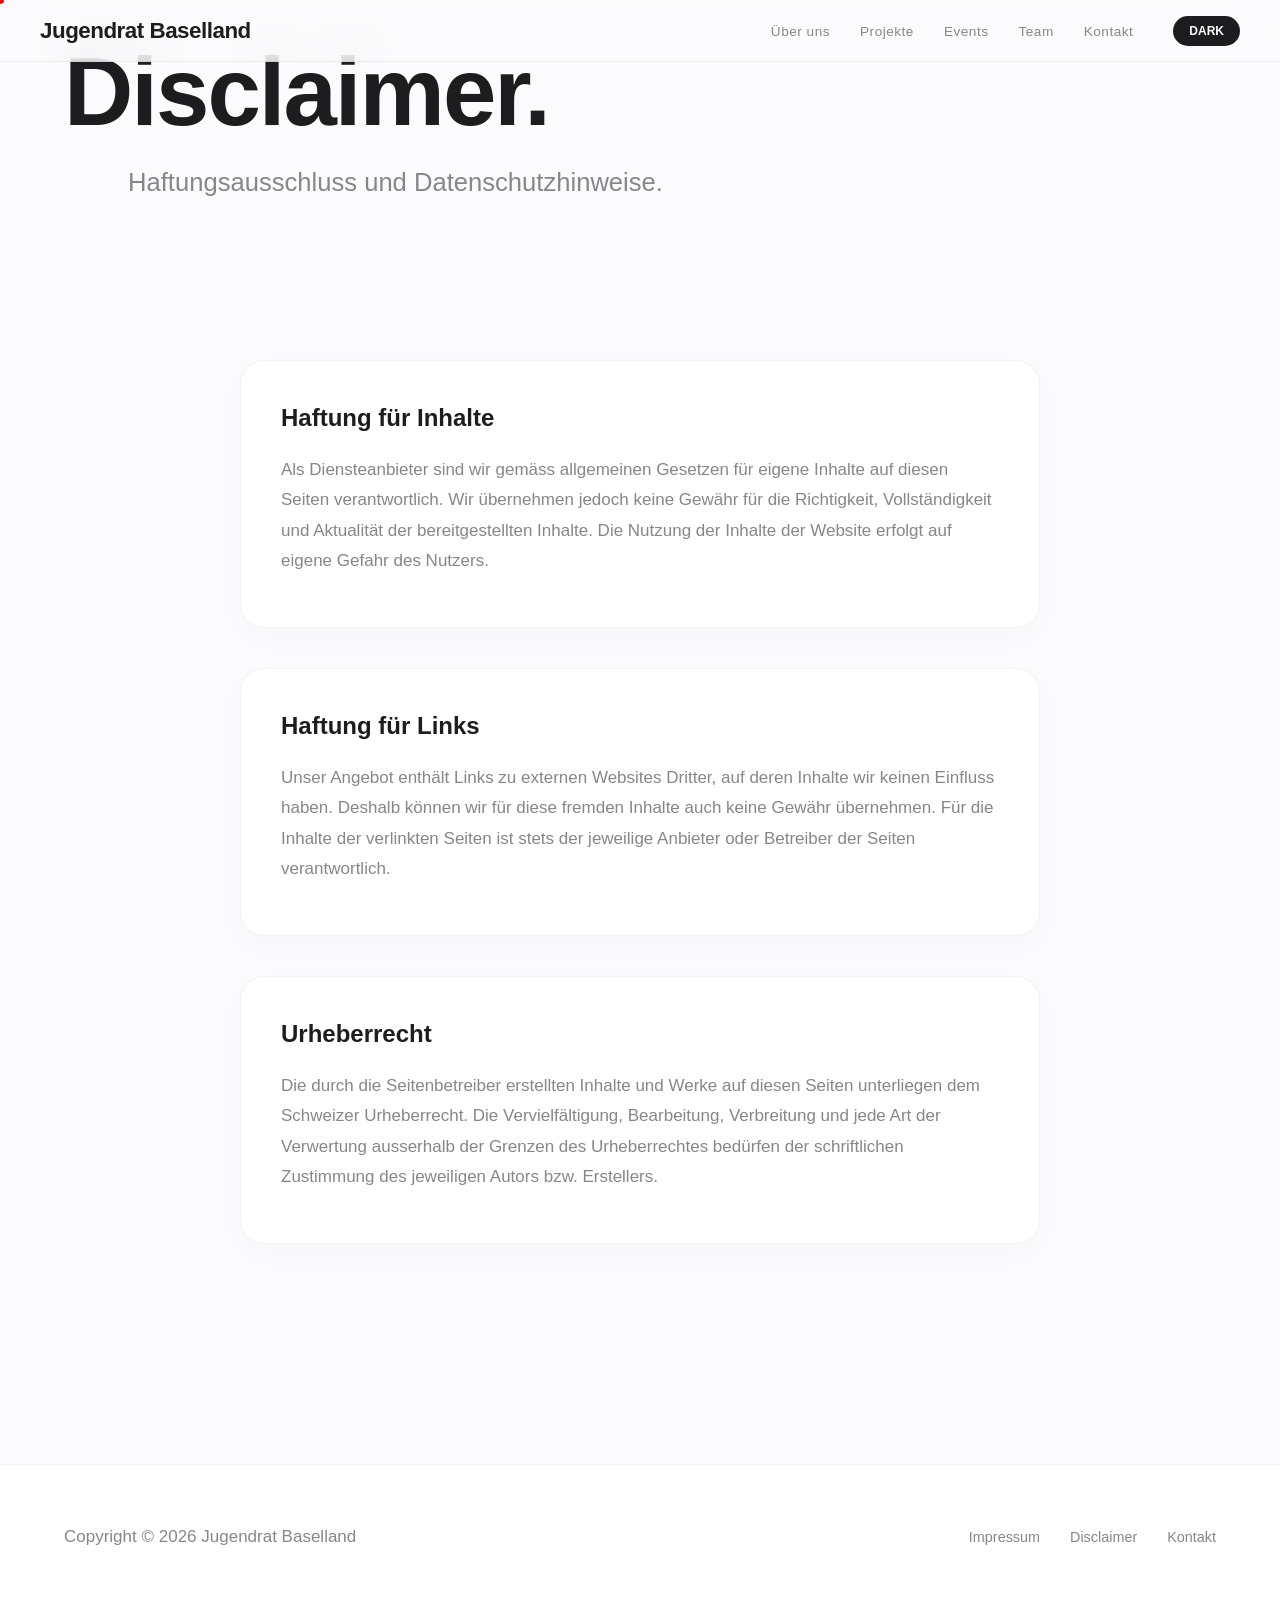
<file: disclaimer.html>
<!DOCTYPE html>
<html lang="de">
<head>
    <meta charset="UTF-8">
    <meta name="viewport" content="width=device-width, initial-scale=1.0">
    <title>Disclaimer - Jugendrat Baselland</title>
    
    <link rel="stylesheet" href="assets/css/base.css">
    <link rel="stylesheet" href="assets/css/layout.css">
    <link rel="stylesheet" href="assets/css/components.css">
    <script src="assets/js/theme.js"></script>
    <script src="assets/js/loader.js"></script>
</head>
<body>
    <div id="cursor-dot"></div>
    <div id="loader"><div class="loader-logo">loading...</div></div>

    <header>
        <div class="logo">
            <a href="index.html"><Jugendrat-bl class="ch">Jugendrat Baselland</Jugendrat-bl></a>
        </div>
        
        <div class="nav-container">
            <nav>
                <ul>
                    <li><a href="ueber-uns.html">Über uns</a></li>
                    <li><a href="projekte.html">Projekte</a></li>
                    <li><a href="events.html">Events</a></li>
                    <li><a href="team.html">Team</a></li>
                    <li><a href="kontakt.html">Kontakt</a></li>
                </ul>
            </nav>
            <button id="theme-toggle">⚙️</button>
        </div>
    </header>

    <main>
        <section class="hero reveal" style="height: 40vh; align-items: flex-start; text-align: left;">
            <h1>Disclaimer.</h1>
            <p>Haftungsausschluss und Datenschutzhinweise.</p>
        </section>

        <section class="reveal" style="padding-top: 0;">
            <div class="legal-content">
                <div class="legal-block delay-1">
                    <h2>Haftung für Inhalte</h2>
                    <p>Als Diensteanbieter sind wir gemäss allgemeinen Gesetzen für eigene Inhalte auf diesen Seiten verantwortlich. Wir übernehmen jedoch keine Gewähr für die Richtigkeit, Vollständigkeit und Aktualität der bereitgestellten Inhalte. Die Nutzung der Inhalte der Website erfolgt auf eigene Gefahr des Nutzers.</p>
                </div>

                <div class="legal-block delay-2">
                    <h2>Haftung für Links</h2>
                    <p>Unser Angebot enthält Links zu externen Websites Dritter, auf deren Inhalte wir keinen Einfluss haben. Deshalb können wir für diese fremden Inhalte auch keine Gewähr übernehmen. Für die Inhalte der verlinkten Seiten ist stets der jeweilige Anbieter oder Betreiber der Seiten verantwortlich.</p>
                </div>

                <div class="legal-block delay-3">
                    <h2>Urheberrecht</h2>
                    <p>Die durch die Seitenbetreiber erstellten Inhalte und Werke auf diesen Seiten unterliegen dem Schweizer Urheberrecht. Die Vervielfältigung, Bearbeitung, Verbreitung und jede Art der Verwertung ausserhalb der Grenzen des Urheberrechtes bedürfen der schriftlichen Zustimmung des jeweiligen Autors bzw. Erstellers.</p>
                </div>
            </div>
        </section>
    </main>

    <footer>
        <div class="footer-content">
            <p>Copyright © 2026 Jugendrat Baselland</p>
            <div class="footer-links">
                <a href="impressum.html">Impressum</a>
                <a href="disclaimer.html">Disclaimer</a>
                <a href="kontakt.html">Kontakt</a>
            </div>
        </div>
    </footer>

    <script src="assets/js/data.js" defer></script>
    <script src="assets/js/app.js" defer></script>
</body>
</html>
</file>
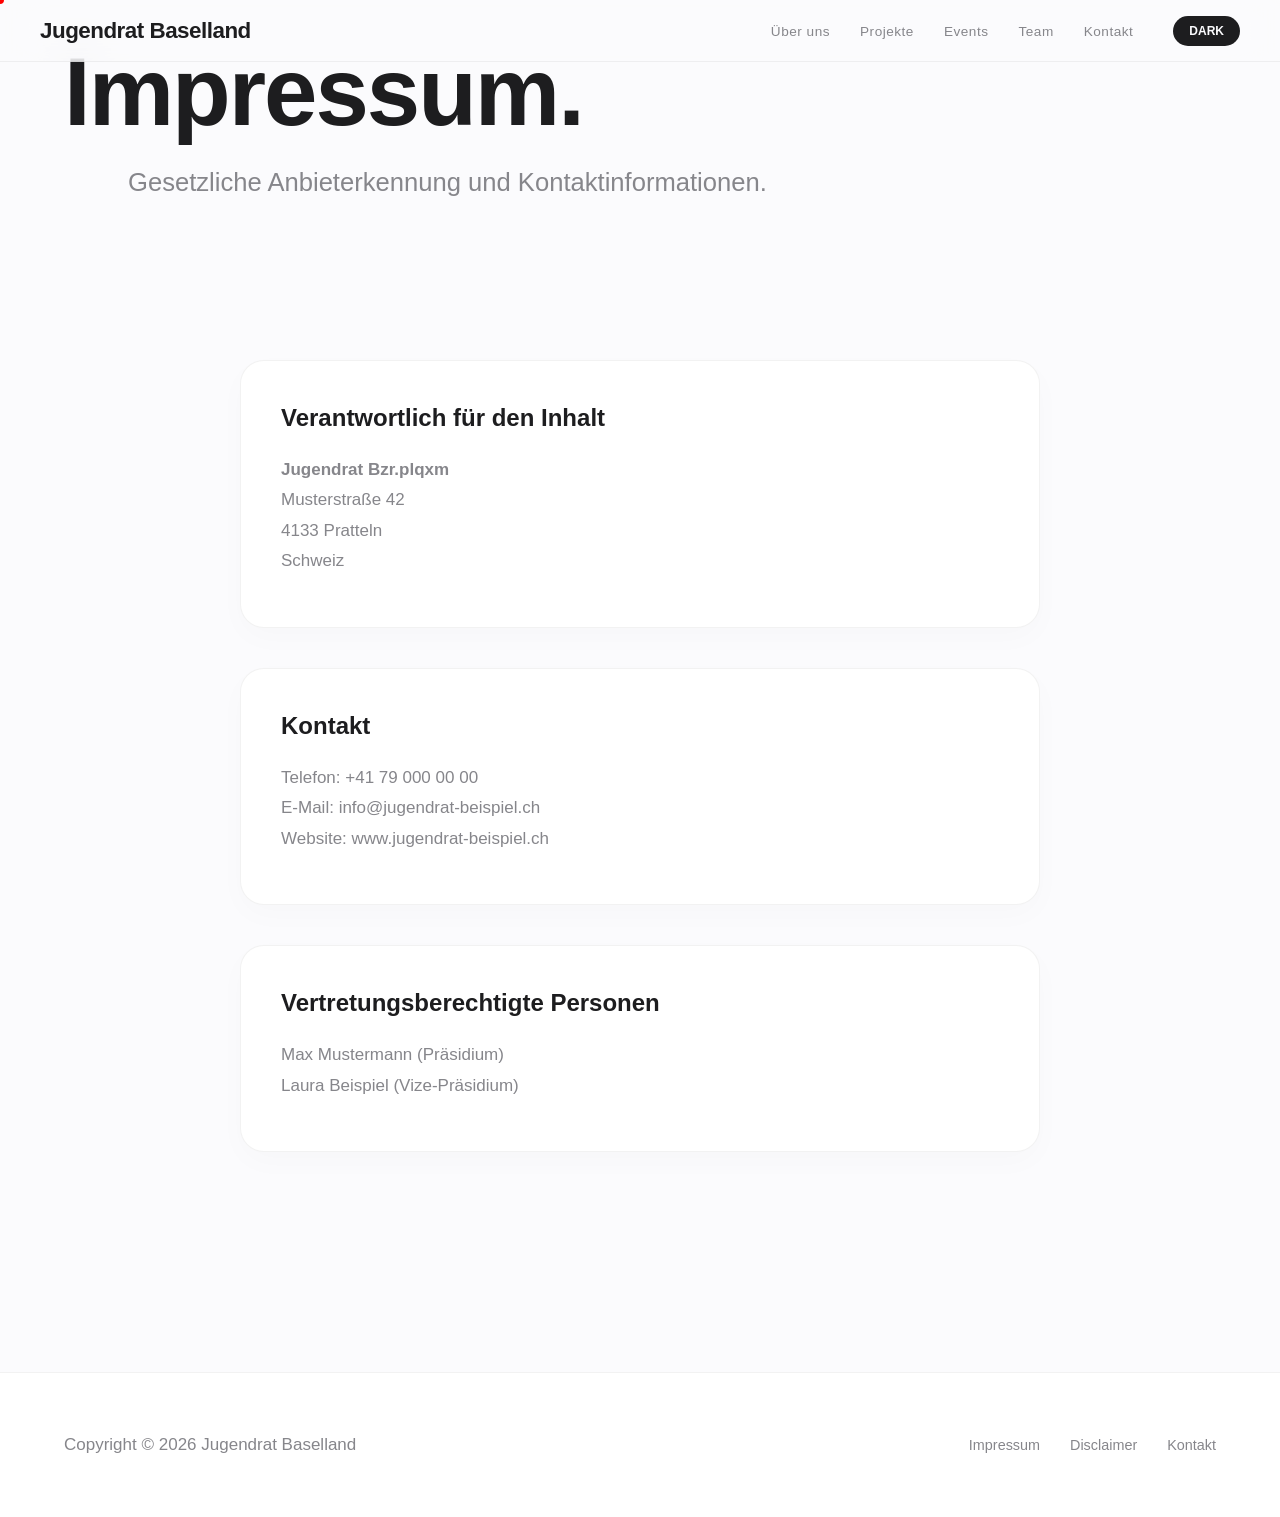
<file: impressum.html>
<!DOCTYPE html>
<html lang="de">
<head>
    <meta charset="UTF-8">
    <meta name="viewport" content="width=device-width, initial-scale=1.0">
    <title>Impressum - Bzr.plqxm</title>
    
    <link rel="stylesheet" href="assets/css/base.css">
    <link rel="stylesheet" href="assets/css/layout.css">
    <link rel="stylesheet" href="assets/css/components.css">
    <script src="assets/js/theme.js"></script>
    <script src="assets/js/loader.js"></script>
</head>
<body>
    <div id="cursor-dot"></div>
    <div id="loader"><div class="loader-logo">loading...</div></div>

    <header>
        <div class="logo">
            <a href="index.html"><Jugendrat-bl class="ch">Jugendrat Baselland</Jugendrat-bl></a>
        </div>
        <div class="nav-container">
            <nav>
                <ul>
                    <li><a href="ueber-uns.html">Über uns</a></li>
                    <li><a href="projekte.html">Projekte</a></li>
                    <li><a href="events.html">Events</a></li>
                    <li><a href="team.html">Team</a></li>
                    <li><a href="kontakt.html">Kontakt</a></li>
                </ul>
            </nav>
            <button id="theme-toggle">⚙️</button>
        </div>
    </header>

    <main>
        <section class="hero reveal" style="height: 40vh; align-items: flex-start; text-align: left;">
            <h1>Impressum.</h1>
            <p>Gesetzliche Anbieterkennung und Kontaktinformationen.</p>
        </section>

        <section class="reveal" style="padding-top: 0;">
            <div class="legal-content">
                <div class="legal-block delay-1">
                    <h2>Verantwortlich für den Inhalt</h2>
                    <p><strong>Jugendrat Bzr.plqxm</strong><br>
                    Musterstraße 42<br>
                    4133 Pratteln<br>
                    Schweiz</p>
                </div>

                <div class="legal-block delay-2">
                    <h2>Kontakt</h2>
                    <p>Telefon: +41 79 000 00 00<br>
                    E-Mail: <a href="mailto:info@jugendrat-beispiel.ch">info@jugendrat-beispiel.ch</a><br>
                    Website: www.jugendrat-beispiel.ch</p>
                </div>

                <div class="legal-block delay-3">
                    <h2>Vertretungsberechtigte Personen</h2>
                    <p>Max Mustermann (Präsidium)<br>
                    Laura Beispiel (Vize-Präsidium)</p>
                </div>
            </div>
        </section>
    </main>

    <footer>
        <div class="footer-content">
            <p>Copyright © 2026 Jugendrat Baselland</p>
            <div class="footer-links">
                <a href="impressum.html">Impressum</a>
                <a href="disclaimer.html">Disclaimer</a>
                <a href="kontakt.html">Kontakt</a>
            </div>
        </div>
    </footer>

    <script src="assets/js/data.js" defer></script>
    <script src="assets/js/app.js" defer></script>
</body>
</html>
</file>
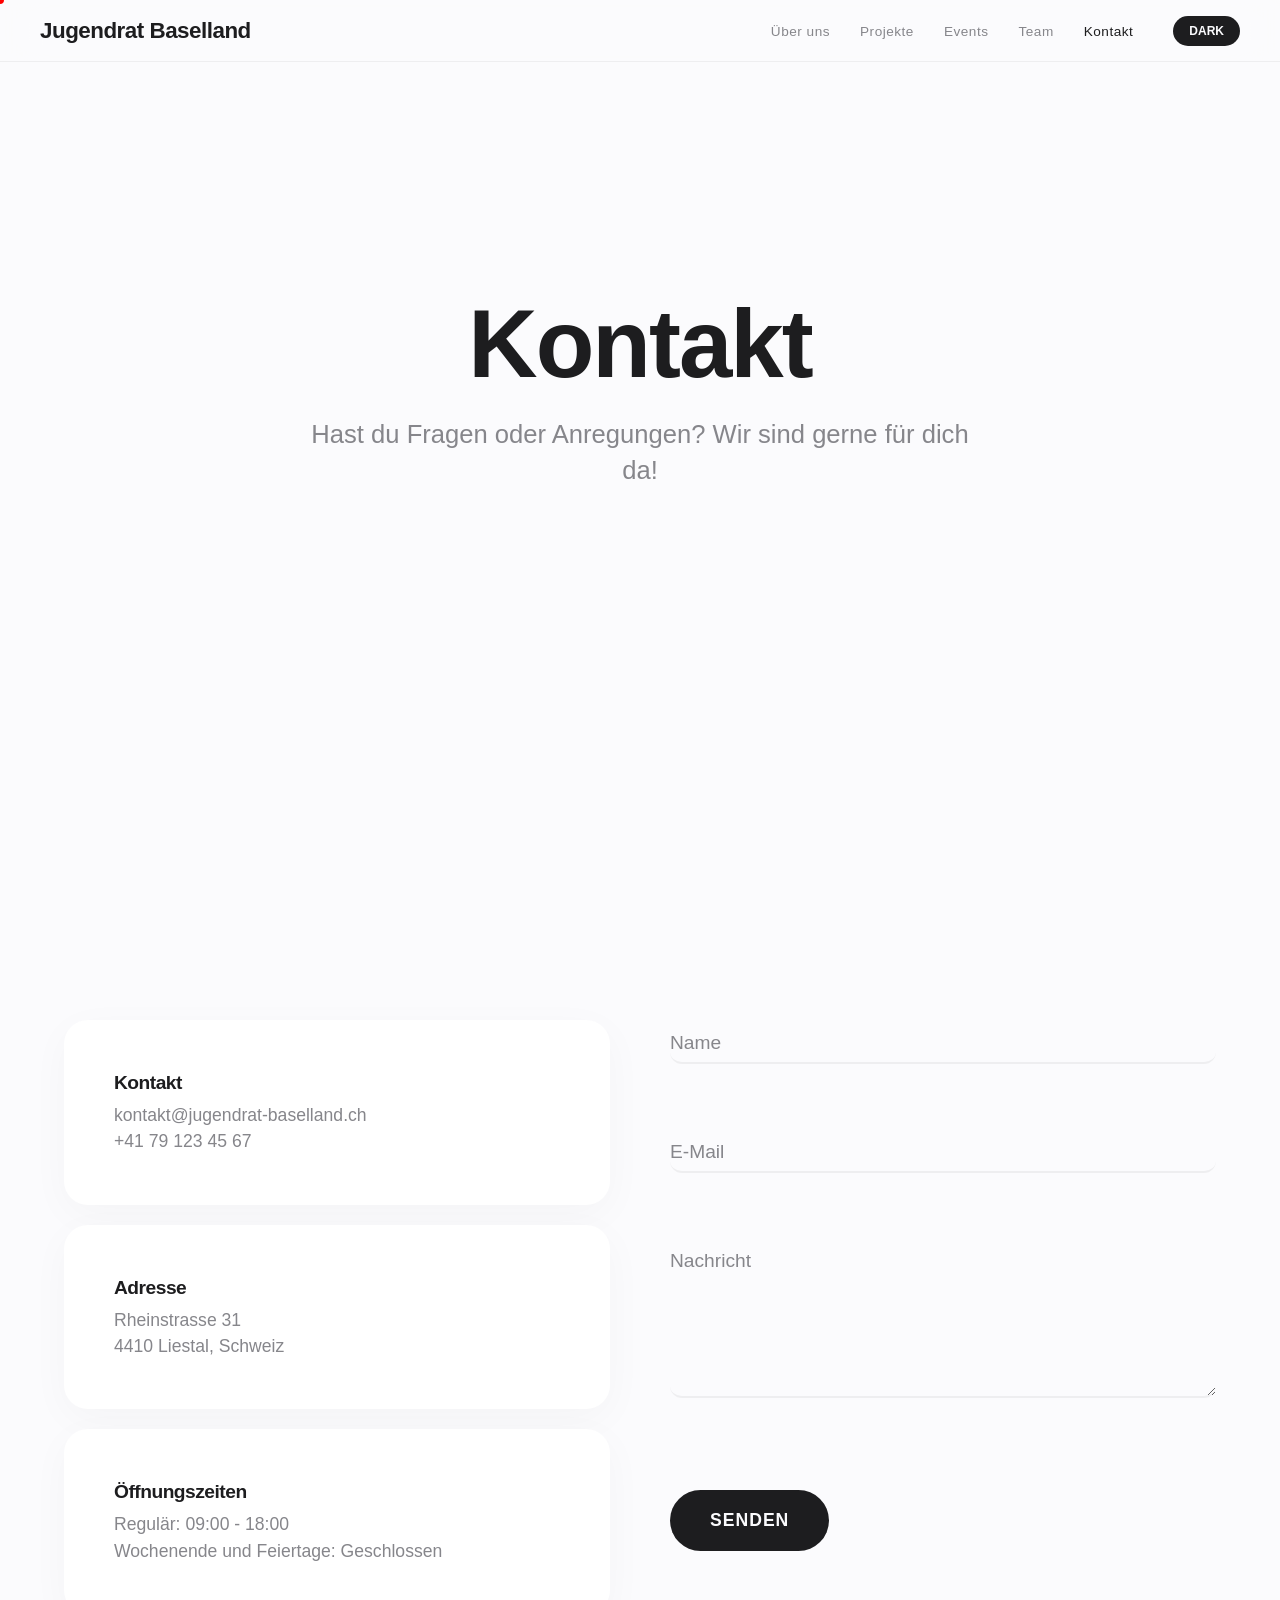
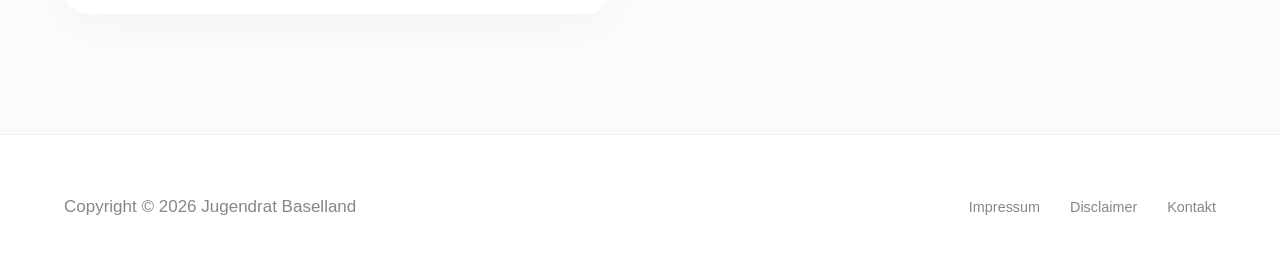
<file: kontakt.html>
<!DOCTYPE html>
<html lang="de">
<head>
    <meta charset="UTF-8">
    <meta name="viewport" content="width=device-width, initial-scale=1.0">
    <title>Kontakt - Jugendrat Baselland</title>
    
    <link rel="stylesheet" href="assets/css/base.css">
    <link rel="stylesheet" href="assets/css/layout.css">
    <link rel="stylesheet" href="assets/css/components.css">
    
    <script src="assets/js/theme.js"></script>
    <script src="assets/js/loader.js"></script>
</head>
<body>

    <div id="cursor-dot"></div>

    <div id="loader">
        <div class="loader-logo">loading...</div>
    </div>

    <header>
        <div class="logo">
            <a href="index.html"><Jugendrat-bl class="ch">Jugendrat Baselland</Jugendrat-bl></a>
        </div>
        
        <div class="nav-container">
            <nav>
                <ul>
                    <li><a href="ueber-uns.html">Über uns</a></li>
                    <li><a href="projekte.html">Projekte</a></li>
                    <li><a href="events.html">Events</a></li>
                    <li><a href="team.html">Team</a></li>
                    <li><a href="kontakt.html" style="color: var(--color-text);">Kontakt</a></li>
                </ul>
            </nav>
            <button id="theme-toggle">⚙️</button>
        </div>
    </header>

    <main>
        <section class="hero reveal">
            <h1>Kontakt</h1>
            <p>Hast du Fragen oder Anregungen? Wir sind gerne für dich da!</p>
        </section>

        <section class="reveal">
            <div class="contact-section">
                
                <div class="contact-info">
                    <div class="card delay-1">
                        <h3 style="font-size: 1.2rem; margin-bottom: 5px;">Kontakt</h3>
                        <p>kontakt@jugendrat-baselland.ch<br>+41 79 123 45 67</p>
                    </div>
                    <div class="card delay-2">
                        <h3 style="font-size: 1.2rem; margin-bottom: 5px;">Adresse</h3>
                        <p>Rheinstrasse 31<br>4410 Liestal, Schweiz</p>
                    </div>
                    <div class="card delay-3">
                        <h3 style="font-size: 1.2rem; margin-bottom: 5px;">Öffnungszeiten</h3>
                        <p>Regulär: 09:00 - 18:00<br>Wochenende und Feiertage: Geschlossen</p>
                    </div>
                </div>

                <div class="contact-form-box delay-2">
                    <form id="interactive-contact-form" class="modern-form">
                        
                        <div class="form-group">
                            <input type="text" id="name" class="form-control" placeholder=" " required>
                            <label for="name" class="floating-label">Name</label>
                        </div>

                        <div class="form-group">
                            <input type="email" id="email" class="form-control" placeholder=" " required>
                            <label for="email" class="floating-label">E-Mail</label>
                        </div>

                        <div class="form-group">
                            <textarea id="message" class="form-control" rows="4" placeholder=" " required></textarea>
                            <label for="message" class="floating-label">Nachricht</label>
                        </div>

                        <div class="form-group">
                            <div class="magnetic-wrap">
                                <button type="submit" class="btn-magnetic">Senden</button>
                            </div>
                        </div>

                    </form>
                </div>

            </div>
        </section>
    </main>

    <footer>
        <div class="footer-content">
            <p>Copyright © 2026 Jugendrat Baselland</p>
            <div class="footer-links">
                <a href="impressum.html">Impressum</a>
                <a href="disclaimer.html">Disclaimer</a>
                <a href="kontakt.html">Kontakt</a>
            </div>
        </div>
    </footer>

    <script src="assets/js/data.js" defer></script>
    <script src="assets/js/app.js" defer></script>
</body>
</html>
</file>
<file: assets/css/base.css>
/* =========================================
    BASE CSS - Global Settings, Resets & Utilities
   ========================================= */

:root {
    --color-bg: #fbfbfd; /* Apple's signature off-white */
    --color-text: #1d1d1f;
    --color-gray: #86868b;
    --color-accent: #FF0000;
    --color-card-bg: #ffffff;

    --glass-bg: rgba(251, 251, 253, 0.7);
    --glass-border: rgba(0, 0, 0, 0.05);
    --blur-effect: blur(20px);

    /* Apple System Fonts */
    --font-main: -apple-system, BlinkMacSystemFont, "SF Pro Display", "Segoe UI", Roboto, Helvetica, Arial, sans-serif;
    
    /* Buttery Smooth Apple Curves */
    --transition-fast: all 0.3s cubic-bezier(0.25, 1, 0.5, 1);
    --transition-main: all 0.8s cubic-bezier(0.16, 1, 0.3, 1);
}

:root.dark-mode {
    --color-bg: #000000;
    --color-text: #f5f5f7;
    --color-card-bg: #1c1c1e;
    --color-gray: #a1a1a6;
    --glass-bg: rgba(0, 0, 0, 0.7);
    --glass-border: rgba(255, 255, 255, 0.1);
}

* { margin: 0; padding: 0; box-sizing: border-box; }
html { scroll-behavior: smooth; overflow-x: hidden; }
html.loading { overflow: hidden; }

body {
    font-family: var(--font-main);
    background-color: var(--color-bg);
    color: var(--color-text);
    line-height: 1.4;
    font-size: 17px;
    -webkit-font-smoothing: antialiased;
    overflow-x: hidden;
    transition: background-color var(--transition-main), color var(--transition-main);
    cursor: none; /* Hide default cursor for custom dot */
    -webkit-text-size-adjust: 100%;
}

img, video, svg { max-width: 100%; height: auto; }

a { text-decoration: none; color: inherit; cursor: none; }
ul { list-style: none; }

/* =========================================
   Touch Device Overrides (Global)
   ========================================= */
@media (hover: none) and (pointer: coarse) {
    body { cursor: auto; }
    a { cursor: pointer; }
}

/* =========================================
   Scroll Reveal Animations
   ========================================= */
.reveal { opacity: 0; transform: translateY(60px); transition: opacity 1s cubic-bezier(0.16, 1, 0.3, 1), transform 1s cubic-bezier(0.16, 1, 0.3, 1); }
.reveal.active { opacity: 1; transform: translateY(0); }

/* Delay helpers for grids */
.delay-1 { transition-delay: 0.1s; }
.delay-2 { transition-delay: 0.2s; }
.delay-3 { transition-delay: 0.3s; }
</file>
<file: assets/css/layout.css>
/* =========================================
    LAYOUT CSS - Structural Elements
   ========================================= */

/* =========================================
   Header
   ========================================= */
header {
    position: fixed; top: 0; width: 100%;
    padding: 15px 40px;
    display: flex; justify-content: space-between; align-items: center;
    z-index: 1000;
    background: var(--glass-bg);
    backdrop-filter: var(--blur-effect);
    -webkit-backdrop-filter: var(--blur-effect);
    border-bottom: 1px solid var(--glass-border);
    transition: transform 0.5s cubic-bezier(0.16, 1, 0.3, 1);
}

header.header-hidden { transform: translateY(-100%); }

.logo { font-weight: 700; font-size: 1.4rem; letter-spacing: -0.5px; }
.nav-container { display: flex; align-items: center; gap: 40px; }
nav ul { display: flex; gap: 30px; }

nav a { font-size: 0.85rem; font-weight: 500; letter-spacing: 0.5px; color: var(--color-gray); transition: var(--transition-fast); }
nav a:hover { color: var(--color-text); }

#theme-toggle {
    background: var(--color-text); color: var(--color-bg);
    border: none; padding: 8px 16px; border-radius: 20px;
    font-size: 0.75rem; font-weight: 600; text-transform: uppercase;
    transition: var(--transition-fast);
}
#theme-toggle:hover { transform: scale(1.05); }

/* =========================================
   Layout & Typography
   ========================================= */
main { min-height: 100vh; }
section { padding: 120px 5vw; max-width: 1600px; margin: 0 auto; }

.section-title { font-size: clamp(2.5rem, 5vw, 4rem); font-weight: 700; letter-spacing: -1px; margin-bottom: 60px; line-height: 1.1; }

/* Image Styling */
.image-wrapper { width: 100%; border-radius: 24px; overflow: hidden; margin-bottom: 40px; }
.image-wrapper img { width: 100%; height: 60vh; object-fit: cover; transition: transform 1.5s cubic-bezier(0.16, 1, 0.3, 1); }
.image-wrapper:hover img { transform: scale(1.05); }

/* =========================================
   Grid Layouts
   ========================================= */
.grid-2 { display: grid; grid-template-columns: 1fr 1fr; gap: 40px; }
.grid-3 { display: grid; grid-template-columns: repeat(3, 1fr); gap: 40px; }

/* =========================================
   Footer
   ========================================= */
footer { padding: 60px 5vw; background: var(--color-card-bg); border-top: 1px solid var(--glass-border); text-align: center; font-weight: 500; color: var(--color-gray); }

/* Neuer Footer Style */
.footer-content {
    display: flex;
    justify-content: space-between;
    align-items: center;
    flex-wrap: wrap;
    gap: 20px;
}

.footer-links {
    display: flex;
    gap: 30px;
}

.footer-links a {
    color: var(--color-gray);
    font-size: 0.9rem;
    transition: var(--transition-fast);
}

.footer-links a:hover {
    color: var(--color-text);
}

/* Footer-Style für Legal Links auf Legal-Seiten anpassen (Kompakt) */
.legal-footer {
    padding: 30px 5vw;
}

/* =========================================
   Mobile Responsive - Layout
   ========================================= */
@media (max-width: 900px) {
    header { padding: 15px 20px; flex-direction: column; gap: 15px; }
    .nav-container { flex-direction: column; gap: 10px; }
    nav ul { flex-wrap: wrap; justify-content: center; gap: 15px; }
    .grid-2, .grid-3 { grid-template-columns: 1fr; }
    .image-wrapper img { height: 40vh; }
    body { cursor: auto; }
    a { cursor: pointer; }
    section { padding: 80px 5vw; }
    .section-title { margin-bottom: 40px; }
}

@media (max-width: 768px) {
    .footer-content { flex-direction: column; text-align: center; }
    section { padding: 60px 4vw; }
    .section-title { font-size: clamp(1.8rem, 5vw, 3rem); margin-bottom: 30px; }
    .grid-2, .grid-3 { gap: 20px; }
    footer { padding: 40px 4vw; }
}
</file>
<file: assets/css/components.css>
/* =========================================
    COMPONENTS CSS - Isolated UI Components
   ========================================= */

/* =========================================
   Custom Cursor (WOW Effect)
   ========================================= */
#cursor-dot {
    position: fixed; top: 0; left: 0;
    width: 8px; height: 8px;
    background-color: var(--color-accent);
    border-radius: 50%;
    pointer-events: none;
    z-index: 10000;
    transform: translate(-50%, -50%);
    transition: width 0.2s, height 0.2s, background-color 0.2s;
}

#cursor-dot.hovered {
    width: 40px; height: 40px;
    background-color: rgba(255, 0, 0, 0.2);
    border: 1px solid var(--color-accent);
}

/* =========================================
   Preloader
   ========================================= */
#loader {
    position: fixed; top: 0; left: 0; width: 100%; height: 100%;
    background-color: var(--color-bg);
    display: flex; justify-content: center; align-items: center;
    z-index: 9999;
    transition: opacity 0.8s ease, visibility 0.8s ease;
}

#loader.hidden { opacity: 0; visibility: hidden; pointer-events: none; }
.loader-logo { font-size: 3rem; font-weight: 800; letter-spacing: -1px; animation: pulse 1.5s infinite; color: var(--color-text); }
@keyframes pulse { 0%, 100% { opacity: 1; transform: scale(1); } 50% { opacity: 0.5; transform: scale(0.95); } }

/* =========================================
   Apple-style Hero
   ========================================= */
.hero { height: 100vh; display: flex; flex-direction: column; justify-content: center; align-items: center; text-align: center; padding-top: 0; }
.hero h1 { font-size: clamp(3rem, 8vw, 6rem); font-weight: 800; letter-spacing: -2px; line-height: 1.1; margin-bottom: 20px; }
.hero p { font-size: clamp(1.2rem, 2vw, 1.8rem); color: var(--color-gray); max-width: 800px; padding: 0 5vw; }

/* =========================================
   Cards
   ========================================= */
.card {
    background: var(--color-card-bg);
    padding: 50px; border-radius: 24px;
    box-shadow: 0 10px 40px rgba(0,0,0,0.03);
    transition: var(--transition-fast);
    word-wrap: break-word;
    overflow-wrap: break-word;
}

.card:hover { transform: translateY(-10px) scale(1.02); box-shadow: 0 20px 40px rgba(0,0,0,0.08); }
:root.dark-mode .card:hover { box-shadow: 0 20px 40px rgba(255,255,255,0.05); }

.card img { width: 100%; height: 250px; object-fit: cover; border-radius: 12px; margin-bottom: 30px; }
.card h3 { font-size: 1.8rem; font-weight: 700; margin-bottom: 15px; letter-spacing: -0.5px; }
.card p { color: var(--color-gray); font-size: 1.1rem; line-height: 1.5; }

/* =========================================
   Horizontal Scroll Section (Projekte)
   ========================================= */
.horizontal-scroll-wrapper {
    position: relative;
    height: 400vh; /* Erzeugt den Platz zum Scrollen (4 Bildschirmlängen) */
}

.horizontal-scroll-sticky {
    position: sticky;
    top: 0;
    height: 100vh;
    width: 100%;
    overflow: hidden;
    display: flex;
    align-items: center;
}

.horizontal-scroll-track {
    display: flex;
    gap: 5vw;
    padding: 0 5vw;
    width: max-content;
    will-change: transform; /* Hardware-Beschleunigung für absolute Flüssigkeit */
}

.hz-item {
    width: 60vw;
    height: 70vh;
    border-radius: 24px;
    overflow: hidden;
    position: relative;
    flex-shrink: 0;
    box-shadow: 0 20px 50px rgba(0,0,0,0.1);
    cursor: none; /* Custom Cursor aktivieren */
}

:root.dark-mode .hz-item { box-shadow: 0 20px 50px rgba(255,255,255,0.05); }

.hz-item img {
    width: 100%;
    height: 100%;
    object-fit: cover;
    transition: transform 1.5s cubic-bezier(0.16, 1, 0.3, 1);
}

.hz-item:hover img { transform: scale(1.05); }

/* Schwebende Info-Box im Apple-Glas-Design */
.hz-info {
    position: absolute;
    bottom: 40px;
    left: 40px;
    background: var(--glass-bg);
    backdrop-filter: var(--blur-effect);
    -webkit-backdrop-filter: var(--blur-effect);
    padding: 30px;
    border-radius: 16px;
    border: 1px solid var(--glass-border);
    max-width: 80%;
    transition: var(--transition-fast);
}

.hz-info h3 { font-size: 2rem; margin-bottom: 10px; font-weight: 700; letter-spacing: -1px; }
.hz-info p { color: var(--color-gray); }

/* Responsive Fallback: Auf dem Handy normal untereinander */
@media (max-width: 900px) {
    .horizontal-scroll-wrapper { height: auto; padding: 50px 0; }
    .horizontal-scroll-sticky { position: relative; height: auto; overflow: visible; }
    .horizontal-scroll-track { flex-direction: column; width: 100%; padding: 0 5vw; gap: 30px; }
    .hz-item { width: 100%; height: 50vh; }
    .hz-info { bottom: 20px; left: 20px; right: 20px; max-width: none; padding: 20px; }
    .hz-info h3 { font-size: 1.5rem; }
}

/* =========================================
   Contact Section & Floating Labels
   ========================================= */
.contact-section {
    display: grid;
    grid-template-columns: 1fr 1fr;
    gap: 60px;
    align-items: start;
}

.contact-info { display: flex; flex-direction: column; gap: 20px; }

.contact-form {
    background: var(--color-card-bg);
    padding: 50px;
    border-radius: 24px;
    box-shadow: 0 10px 40px rgba(0,0,0,0.03);
    transition: var(--transition-fast);
}

:root.dark-mode .contact-form { box-shadow: 0 20px 40px rgba(255,255,255,0.05); }

.form-group { position: relative; margin-bottom: 30px; }

/* Das Eingabefeld */
.form-control {
    width: 100%;
    padding: 24px 20px 10px; /* Platz für das schwebende Label schaffen */
    font-size: 1.1rem;
    border: 1px solid var(--glass-border);
    border-radius: 12px;
    background: var(--color-bg);
    color: var(--color-text);
    outline: none;
    transition: var(--transition-fast);
    font-family: var(--font-main);
}

.form-control:focus {
    border-color: var(--color-gray);
    box-shadow: 0 0 0 4px rgba(134, 134, 139, 0.1);
}

textarea.form-control { resize: vertical; min-height: 160px; }

/* Das Label (Startposition) */
.form-label {
    position: absolute;
    top: 18px;
    left: 20px;
    font-size: 1.1rem;
    color: var(--color-gray);
    pointer-events: none; /* Klicks gehen durch das Label hindurch aufs Feld */
    transition: var(--transition-fast);
    transform-origin: left top;
}

/* Die Magie: Floating Effect */
/* Wenn das Feld fokussiert ist ODER der unsichtbare Placeholder NICHT gezeigt wird (weil Text drin steht) */
.form-control:focus ~ .form-label,
.form-control:not(:placeholder-shown) ~ .form-label {
    transform: translateY(-10px) scale(0.75);
    color: var(--color-text);
    font-weight: 600;
}

/* Submit Button */
.btn-submit {
    display: inline-block;
    width: 100%;
    padding: 18px;
    background: var(--color-text);
    color: var(--color-bg);
    border: none;
    border-radius: 12px;
    font-size: 1.1rem;
    font-weight: 600;
    cursor: none; /* Custom Cursor */
    transition: all 0.4s cubic-bezier(0.16, 1, 0.3, 1);
    text-align: center;
}

.btn-submit:hover { transform: translateY(-3px) scale(1.02); box-shadow: 0 10px 20px rgba(0,0,0,0.1); }
:root.dark-mode .btn-submit:hover { box-shadow: 0 10px 20px rgba(255,255,255,0.2); }

@media (max-width: 900px) {
    .contact-section { grid-template-columns: 1fr; }
    .contact-form { padding: 30px; }
}

@media (max-width: 768px) {
    .card { padding: 30px; border-radius: 16px; }
    .card h3 { font-size: 1.4rem; }
    .card img { height: 180px; }
    .hero { height: auto; min-height: 80vh; padding: 100px 5vw 60px; }
    .hero h1 { letter-spacing: -1px; }
    .contact-form { padding: 20px; border-radius: 16px; }
}

/* =========================================
   Über Uns - Artistic & Interactive
   ========================================= */

/* Endlos durchlaufender Text (Marquee) */
.marquee-container {
    width: 100%;
    overflow: hidden;
    white-space: nowrap;
    padding: 20px 0;
    position: relative;
    margin-bottom: -80px; /* Zieht das nachfolgende Bild in den Text */
    z-index: 0;
}

.marquee-text {
    display: inline-block;
    font-size: clamp(4rem, 10vw, 10rem);
    font-weight: 800;
    color: transparent;
    -webkit-text-stroke: 3px var(--color-text); /* Umriss-Schrift */
    text-transform: uppercase;
    animation: marquee 40s linear infinite;
    letter-spacing: -2px;
    opacity: 0.3;
}

@media (max-width: 768px) {
    .marquee-text { -webkit-text-stroke: 2px var(--color-text); }
    .marquee-container { margin-bottom: -40px; }
}

:root.dark-mode .marquee-text { opacity: 0.15; }

@keyframes marquee {
    0% { transform: translateX(0); }
    100% { transform: translateX(-50%); }
}

/* Künstlerisches Einzel-Portrait */
.artistic-portrait {
    position: relative;
    width: 100%;
    height: 75vh;
    border-radius: 32px;
    overflow: hidden;
    margin: 60px 0;
    display: flex;
    align-items: center;
    justify-content: center;
    z-index: 1;
}

@media (max-width: 768px) {
    .artistic-portrait { height: 50vh; margin: 30px 0; border-radius: 24px; }
    .artistic-overlay { padding: 30px; max-width: 90%; transform: translateY(0); opacity: 1; }
}

.artistic-portrait img {
    position: absolute;
    top: 0; left: 0;
    width: 100%; height: 100%;
    object-fit: cover;
    z-index: 1;
    transition: transform 2s cubic-bezier(0.16, 1, 0.3, 1);
}

.artistic-portrait:hover img { transform: scale(1.05); }

/* Schwebende Info-Karte auf dem Portrait */
.artistic-overlay {
    position: relative;
    z-index: 2;
    background: var(--glass-bg);
    backdrop-filter: var(--blur-effect);
    -webkit-backdrop-filter: var(--blur-effect);
    padding: 50px;
    border-radius: 24px;
    text-align: center;
    border: 1px solid var(--glass-border);
    transform: translateY(50px);
    opacity: 0;
    transition: all 0.8s cubic-bezier(0.16, 1, 0.3, 1);
    max-width: 500px;
}

.artistic-portrait:hover .artistic-overlay {
    transform: translateY(0);
    opacity: 1;
}

/* Spielerisches Team Grid */
.team-grid {
    display: grid;
    grid-template-columns: repeat(auto-fit, minmax(280px, 1fr));
    gap: 30px;
    margin-top: 40px;
}

.team-member {
    position: relative;
    border-radius: 24px;
    overflow: hidden;
    aspect-ratio: 3/4; /* Perfektes Portrait-Format */
    cursor: none;
    background: #000; /* Dunkler Hintergrund für den Reveal-Effekt */
}

/* Der magische Reveal-Effekt */
.team-member img {
    width: 100%; height: 100%;
    object-fit: cover;
    filter: grayscale(100%) blur(8px);
    opacity: 0.4;
    transition: all 0.7s cubic-bezier(0.16, 1, 0.3, 1);
}

.team-member:hover img {
    filter: grayscale(0%) blur(0px);
    opacity: 1;
    transform: scale(1.08);
}

/* Namensschild, das reinslidet */
.team-info {
    position: absolute;
    bottom: -80px; /* Versteckt unter dem Rand */
    left: 0;
    width: 100%;
    padding: 40px 20px 20px;
    background: linear-gradient(to top, rgba(0,0,0,0.9), transparent);
    color: #fff;
    transition: all 0.5s cubic-bezier(0.16, 1, 0.3, 1);
    text-align: center;
}

.team-info h3 { font-size: 1.5rem; font-weight: 700; margin-bottom: 5px; }
.team-info p { color: #ccc; font-size: 0.9rem; text-transform: uppercase; letter-spacing: 2px; }

.team-member:hover .team-info {
    bottom: 0; /* Slidet nach oben */
}

/* =========================================
   Event Portal - Interactive List
   ========================================= */
.events-portal {
    display: flex;
    gap: 60px;
    position: relative;
    padding-bottom: 100px;
}

/* Linke Seite: Die Liste */
.events-list {
    flex: 1;
    display: flex;
    flex-direction: column;
}

.event-row {
    display: flex;
    align-items: center;
    padding: 50px 0;
    border-bottom: 1px solid var(--glass-border);
    transition: var(--transition-main);
    cursor: none;
    position: relative;
}

/* Der Fokus-Effekt: Dimmt andere ab, wenn die Liste gehovert wird */
.events-list:hover .event-row:not(:hover) {
    opacity: 0.3;
    filter: blur(2px);
}

.event-row:hover {
    transform: translateX(30px); /* Slidet spielerisch nach rechts */
}

.event-date {
    font-size: 1.2rem;
    font-weight: 600;
    color: var(--color-gray);
    width: 150px;
    flex-shrink: 0;
}

.event-info h3 {
    font-size: clamp(2rem, 4vw, 3.5rem);
    font-weight: 800;
    letter-spacing: -1.5px;
    margin-bottom: 10px;
}

.event-info p {
    color: var(--color-gray);
    font-size: 1.1rem;
}

/* Mobile Bild-Platzhalter (auf Desktop versteckt) */
.event-mobile-img {
    display: none;
    width: 100%;
    height: 300px;
    object-fit: cover;
    border-radius: 16px;
    margin-top: 20px;
}

/* Rechte Seite: Sticky Image Reveal */
.events-visuals {
    width: 40vw;
    height: 70vh;
    position: sticky;
    top: 15vh; /* Bleibt beim Scrollen hier stehen */
    border-radius: 24px;
    overflow: hidden;
    box-shadow: 0 30px 60px rgba(0,0,0,0.1);
}

:root.dark-mode .events-visuals { box-shadow: 0 30px 60px rgba(255,255,255,0.05); }

.event-img {
    position: absolute;
    top: 0; left: 0;
    width: 100%; height: 100%;
    object-fit: cover;
    opacity: 0;
    transform: scale(1.1);
    transition: opacity 0.8s cubic-bezier(0.16, 1, 0.3, 1), transform 1.5s cubic-bezier(0.16, 1, 0.3, 1);
    z-index: 1;
}

/* Aktives Bild wird eingeblendet und herangezoomt */
.event-img.active {
    opacity: 1;
    transform: scale(1);
    z-index: 2;
}

/* Responsive: Auf Handys das Sticky-Layout auflösen */
@media (max-width: 1000px) {
    .events-portal { flex-direction: column; }
    .events-visuals { display: none; } /* Sticky Container verstecken */
    .event-mobile-img { display: block; } /* Mobile Bilder zeigen */
    .event-row { flex-direction: column; align-items: flex-start; padding: 30px 0; }
    .event-row:hover { transform: none; }
    .events-list:hover .event-row:not(:hover) { opacity: 1; filter: none; }
    .event-date { margin-bottom: 10px; width: auto; }
    .events-portal { padding-bottom: 40px; }
}

@media (max-width: 768px) {
    .event-info h3 { font-size: clamp(1.5rem, 4vw, 2.5rem); }
    .event-mobile-img { height: 200px; }
}

/* =========================================
   Team Section - 3D Trading Cards
   ========================================= */
.team-cards-grid {
    display: grid;
    grid-template-columns: repeat(auto-fit, minmax(300px, 1fr));
    gap: 40px;
    padding: 20px 0;
    margin-top: 40px;
}

/* Der Container, der die 3D-Perspektive definiert (zwingend nötig!) */
.flip-card-scene {
    aspect-ratio: 3/4; /* Kartenformat */
    perspective: 2000px; /* Gibt dem 3D-Raum Tiefe. Kleinerer Wert = extremerer Effekt */
    cursor: none; /* Custom Cursor dot verwenden */
    will-change: transform;
}

/* Der innere Wrapper, der sich tatsächlich dreht */
.flip-card-inner {
    position: relative;
    width: 100%;
    height: 100%;
    text-align: center;
    transition: transform 1.2s cubic-bezier(0.16, 1, 0.3, 1); /* Apple-Bezier Kurve */
    transform-style: preserve-3d; /* Zwingend, damit die Vorder-/Rückseite 3D wirken */
    border-radius: 24px;
    box-shadow: 0 15px 40px rgba(0,0,0,0.1);
}

:root.dark-mode .flip-card-inner { box-shadow: 0 15px 40px rgba(255,255,255,0.05); }

/* Die Magie: Bei Hover dreht sich der innere Wrapper */
.flip-card-scene:hover .flip-card-inner {
    transform: rotateY(180deg);
}

/* Gemeinsame Stile für Vorder- und Rückseite */
.flip-card-front, .flip-card-back {
    position: absolute;
    width: 100%;
    height: 100%;
    -webkit-backface-visibility: hidden; /* Versteckt die Rückseite des Elements */
    backface-visibility: hidden;
    border-radius: 24px;
    overflow: hidden;
    display: flex;
    flex-direction: column;
}

/* --- Vorderseite --- */
.flip-card-front {
    background: #000; /* Falls Bild nicht lädt */
    color: #fff;
    z-index: 2; /* Liegt oben auf */
}

.flip-card-front img {
    width: 100%;
    height: 100%;
    object-fit: cover;
    transition: transform 1.5s cubic-bezier(0.16, 1, 0.3, 1);
}

/* Sanfter Zoom-In auf der Vorderseite beim Hovern (spieleriisch) */
.flip-card-scene:hover .flip-card-front img { transform: scale(1.05); }

.flip-card-front-info {
    position: absolute;
    bottom: 0; left: 0;
    width: 100%;
    padding: 30px;
    background: linear-gradient(to top, rgba(0,0,0,1), transparent);
    text-align: left;
}

.flip-card-front-info h3 {
    font-size: 1.8rem; font-weight: 700;
    letter-spacing: -0.5px; margin-bottom: 5px;
}

.flip-card-front-info p {
    color: #ccc; text-transform: uppercase;
    letter-spacing: 1px; font-size: 0.8rem; font-weight: 600;
}

/* --- Rückseite --- */
.flip-card-back {
    background: var(--glass-bg); /* Apple Glas Design */
    backdrop-filter: var(--blur-effect);
    -webkit-backdrop-filter: var(--blur-effect);
    color: var(--color-text);
    transform: rotateY(180deg); /* Ist initial umgedreht */
    z-index: 1; /* Liegt hinter der Vorderseite */
    padding: 40px;
    justify-content: space-between;
    border: 1px solid var(--glass-border);
}

/* Schatten-Simulation auf der Rückseite (Wird dunkler, wenn sie weg-dreht) */
.flip-card-back::after {
    content: '';
    position: absolute; top: 0; left: 0;
    width: 100%; height: 100%;
    background: rgba(0,0,0,0.3);
    border-radius: 24px;
    opacity: 0;
    transition: opacity 1.2s cubic-bezier(0.16, 1, 0.3, 1);
    z-index: 0;
}

.flip-card-scene:hover .flip-card-back::after { opacity: 0; }
.flip-card-scene:not(:hover) .flip-card-back::after { opacity: 1; } /* Schatten, wenn umgedreht */

/* Layout auf der Rückseite */
.card-back-header { text-align: left; position: relative; z-index: 1; }
.card-back-header h3 { font-size: 1.5rem; margin-bottom: 10px; }
.card-back-meta { color: var(--color-gray); font-size: 0.9rem; line-height: 1.5; }
.card-back-meta strong { color: var(--color-text); font-weight: 600; }

.card-back-quote {
    font-size: 1.1rem; font-style: italic;
    font-weight: 500; color: var(--color-text);
    position: relative; z-index: 1; margin: 30px 0;
}
.card-back-quote::before { content: '“'; color: var(--color-accent); font-size: 2rem; }

.card-back-action { position: relative; z-index: 1; text-align: right; }
.card-back-action a { font-size: 0.85rem; font-weight: 600; text-transform: uppercase; letter-spacing: 1px; color: var(--color-accent); transition: var(--transition-fast); }
.card-back-action a:hover { text-decoration: underline; }

/* Responsive: Auf Handys das 3D-Hovern ggf. deaktivieren oder stapeln */
@media (max-width: 900px) {
    .team-cards-grid { grid-template-columns: 1fr; max-width: 500px; margin-left: auto; margin-right: auto; }
    .flip-card-scene { aspect-ratio: auto; height: auto; }
    /* Auf Handys lieber keine 3D-Drehung, sondern normal stapeln oder Klick-Event nutzen */
    .flip-card-inner { position: relative; transform: none !important; box-shadow: none; display: flex; flex-direction: column; gap: 20px; }
    .flip-card-front, .flip-card-back { position: relative; transform: none !important; aspect-ratio: 3/4; border-radius: 16px; backface-visibility: visible; }
    .flip-card-back { border: 1px solid var(--glass-border); padding: 30px; }
    .flip-card-back::after { display: none; }
}

@media (max-width: 768px) {
    .team-cards-grid { max-width: 100%; gap: 30px; }
    .flip-card-back { padding: 20px; }
    .flip-card-front-info h3 { font-size: 1.4rem; }
    .card-back-quote { font-size: 1rem; margin: 20px 0; }
}

/* =========================================
   Legal Pages (Impressum & Disclaimer)
   ========================================= */
.legal-content {
    max-width: 800px; /* Begrenzte Breite für optimale Lesbarkeit */
    margin: 0 auto;
    display: flex;
    flex-direction: column;
    gap: 40px;
    padding-bottom: 100px;
}

.legal-block {
    background: var(--color-card-bg);
    padding: 40px;
    border-radius: 24px;
    border: 1px solid var(--glass-border);
    box-shadow: 0 10px 30px rgba(0,0,0,0.02);
    transition: var(--transition-fast);
}

:root.dark-mode .legal-block { box-shadow: 0 10px 30px rgba(255,255,255,0.02); }

.legal-block h2 {
    font-size: 1.5rem;
    margin-bottom: 20px;
    color: var(--color-text);
}

.legal-block p, .legal-block ul, .legal-block a {
    color: var(--color-gray);
    line-height: 1.8;
    margin-bottom: 10px;
    word-wrap: break-word;
    overflow-wrap: break-word;
}

@media (max-width: 768px) {
    .legal-content { gap: 20px; padding-bottom: 60px; }
    .legal-block { padding: 25px; border-radius: 16px; }
    .legal-block h2 { font-size: 1.3rem; }
}

/* =========================================
   404 Page - The Flipped World
   ========================================= */

/* Der Fullscreen-Perspektiven-Container */
.error-scene {
    width: 100vw;
    height: 100vh;
    perspective: 2500px; /* Gibt dem 3D-Raum Tiefe */
    overflow: hidden;
    cursor: none; /* Custom Cursor dot */
}

/* Der innere Wrapper, der die gesamte Welt dreht */
.error-world {
    width: 100%;
    height: 100%;
    position: relative;
    transform-style: preserve-3d;
    transition: transform 1.5s cubic-bezier(0.16, 1, 0.3, 1);
}

/* Magie: Bei Hover auf das 404-Element dreht sich die gesamte WELT */
.error-scene:hover .error-world {
    transform: rotateY(180deg);
}

/* Vorder- und Rückseite der Welt */
.error-front, .error-back {
    width: 100%;
    height: 100%;
    position: absolute;
    top: 0; left: 0;
    -webkit-backface-visibility: hidden;
    backface-visibility: hidden;
    display: flex;
    flex-direction: column;
    justify-content: center;
    align-items: center;
    text-align: center;
    padding: 10vw;
}

/* --- Vorderseite --- */
.error-front {
    background: var(--color-bg);
}

.giant-404 {
    font-size: clamp(8rem, 25vw, 20rem); /* Riesig und responsiv */
    font-weight: 800;
    letter-spacing: -10px;
    line-height: 1;
    transition: color 0.3s var(--transition-main);
}

/* Ein kleiner Glitch-Effekt beim Hover (vor dem Drehen) */
.giant-404::before {
    content: '404';
    position: absolute;
    top: 0; left: 0;
    width: 100%; height: 100%;
    color: var(--color-accent);
    opacity: 0;
    transform: translateX(-5px);
    transition: all 0.2s var(--transition-main);
}

.error-scene:hover .giant-404::before { opacity: 0.1; }

/* --- Rückseite --- */
.error-back {
    background: #000; /* Rückseite der Welt ist dunkel */
    color: #fff;
    transform: rotateY(180deg); /* Ist initial umgedreht */
    justify-content: center;
}

.error-back h3 { font-size: 2.5rem; margin-bottom: 20px; font-weight: 700; }
.error-back p { color: #ccc; font-size: 1.2rem; max-width: 600px; margin-bottom: 40px; }

/* Der massive Beam-Me-Home Button */
.btn-beam {
    display: inline-block;
    padding: 20px 40px;
    background: var(--color-accent); /* Roter Akzent */
    color: #fff;
    border-radius: 16px;
    font-size: 1.1rem;
    font-weight: 700;
    text-transform: uppercase;
    letter-spacing: 2px;
    transition: all 0.4s cubic-bezier(0.16, 1, 0.3, 1);
}

.btn-beam:hover {
    transform: scale(1.1) translateY(-5px);
    box-shadow: 0 10px 30px rgba(255,0,0,0.3);
}

/* Responsive Fallback: Auf Handys lieber keine Fullscreen-Drehung */
@media (max-width: 900px) {
    .error-scene { height: auto; perspective: none; cursor: pointer; }
    .error-world { transform: none !important; display: flex; flex-direction: column; }
    .error-front, .error-back { position: relative; height: 50vh; transform: none !important; backface-visibility: visible; padding: 10vh 5vw; }
    .error-back { background: var(--color-card-bg); color: var(--color-text); border-top: 1px solid var(--glass-border); }
}

@media (max-width: 768px) {
    .giant-404 { letter-spacing: -5px; }
    .error-front, .error-back { padding: 8vh 5vw; min-height: 50vh; height: auto; }
    .error-back h3 { font-size: 1.8rem; }
    .error-back p { font-size: 1rem; }
    .btn-beam { padding: 16px 30px; font-size: 1rem; }
}

/* =========================================
   Homepage - Dynamic Bento Box Grid
   ========================================= */
.bento-grid {
    display: grid;
    grid-template-columns: repeat(auto-fit, minmax(280px, 1fr));
    grid-auto-rows: 300px;
    gap: 24px;
    margin-top: 40px;
    max-width: 100%;
    overflow: hidden;
}

/* Bento Item Base */
.bento-item {
    position: relative;
    border-radius: 32px;
    overflow: hidden;
    cursor: none;
    background: #000; /* Fallback */
    box-shadow: 0 10px 30px rgba(0,0,0,0.05);
    transform: translateZ(0); /* Hardware Acceleration */
}

/* Mach die erste Kachel größer (Apple Style) */
@media (min-width: 900px) {
    .bento-item:nth-child(1) {
        grid-column: span 2;
        grid-row: span 2;
    }
}

.bento-img {
    position: absolute;
    top: 0; left: 0;
    width: 100%; height: 100%;
    object-fit: cover;
    transition: transform 1.2s cubic-bezier(0.16, 1, 0.3, 1), filter 0.8s ease;
    filter: brightness(0.8);
}

.bento-item:hover .bento-img {
    transform: scale(1.05);
    filter: brightness(0.5); /* Wird dunkler, damit man den Text besser lesen kann */
}

.bento-content {
    position: absolute;
    bottom: -20px; /* Leicht nach unten verschoben für den Slide-Effekt */
    left: 0;
    width: 100%;
    padding: 40px 30px 30px;
    background: linear-gradient(to top, rgba(0,0,0,0.9), transparent);
    color: #fff;
    opacity: 0;
    transition: all 0.6s cubic-bezier(0.16, 1, 0.3, 1);
}

.bento-item:hover .bento-content {
    bottom: 0;
    opacity: 1;
}

.bento-tag {
    display: inline-block;
    padding: 6px 12px;
    background: var(--color-accent);
    color: #fff;
    font-size: 0.75rem;
    font-weight: 700;
    text-transform: uppercase;
    letter-spacing: 1px;
    border-radius: 50px;
    margin-bottom: 15px;
}

.bento-content h3 {
    font-size: clamp(1.5rem, 3vw, 2.5rem);
    font-weight: 700;
    margin-bottom: 10px;
    line-height: 1.1;
}

.bento-content p {
    font-size: 1rem;
    color: #ddd;
    display: -webkit-box;
    -webkit-line-clamp: 2; /* Kürzt den Text nach 2 Zeilen ab */
    -webkit-box-orient: vertical;
    overflow: hidden;
}

@media (max-width: 768px) {
    .bento-grid { grid-template-columns: 1fr; grid-auto-rows: 250px; gap: 16px; }
    .bento-content { bottom: 0; opacity: 1; padding: 30px 20px 20px; }
    .bento-img { filter: brightness(0.6); }
}

/* =========================================
   Projekte - Abgeschlossene Projekte (Film Roll)
   ========================================= */
.film-roll-wrapper {
    position: relative;
    height: 300vh; /* Macht den Bereich extra lang, damit wir viel Scroll-Weg haben */
    margin-top: 100px;
    z-index: 5;
}

.film-roll-sticky {
    position: sticky;
    top: 0;
    height: 100vh;
    display: flex;
    align-items: center;
    overflow: hidden;
    background: var(--color-bg); /* Passt sich Dark/Light Mode an */
}

.film-roll-title {
    position: absolute;
    top: 15vh;
    left: 5vw;
    font-size: clamp(2rem, 4vw, 3.5rem);
    font-weight: 800;
    z-index: 10;
}

.film-roll-track {
    display: flex;
    gap: 40px;
    padding: 0 5vw;
    will-change: transform;
    /* Die Breite ergibt sich automatisch aus den Karten */
}

.film-card {
    flex: 0 0 400px; /* Feste Breite für jede Karte */
    height: 550px;
    border-radius: 24px;
    position: relative;
    overflow: hidden;
    cursor: none;
    filter: grayscale(100%); /* Startet Schwarz-Weiß (Vergangenheit) */
    transition: filter 0.6s ease, transform 0.6s cubic-bezier(0.16, 1, 0.3, 1);
    box-shadow: 0 20px 40px rgba(0,0,0,0.15);
}

.film-card:hover {
    filter: grayscale(0%); /* Wird bunt bei Hover */
    transform: scale(1.03) rotate(2deg); /* Spielerische Neigung */
    z-index: 2;
}

.film-card img {
    width: 100%;
    height: 100%;
    object-fit: cover;
}

.film-info {
    position: absolute;
    bottom: 0;
    left: 0;
    width: 100%;
    padding: 40px 30px 30px;
    background: linear-gradient(to top, rgba(0,0,0,0.95), transparent);
    color: #fff;
}

.film-info h3 { font-size: 1.8rem; margin-bottom: 5px; }
.film-info p { font-size: 1rem; color: #ccc; }

/* Responsive: Auf Handys schalten wir das auf normales seitliches Wischen (Swipe) um */
@media (max-width: 768px) {
    .film-roll-wrapper { height: auto; margin-top: 50px; overflow: hidden; }
    .film-roll-sticky { position: relative; height: auto; overflow-x: auto; -webkit-overflow-scrolling: touch; padding: 100px 0 40px; scroll-snap-type: x mandatory; }
    .film-roll-title { top: 20px; }
    .film-roll-track { transform: none !important; padding: 0 20px; }
    .film-card { flex: 0 0 85vw; height: 450px; filter: grayscale(0%); scroll-snap-align: center; cursor: pointer; }
    .film-info h3 { font-size: 1.4rem; }
}

/* =========================================
   Kontakt - Interactive Form & Magnetic Button
   ========================================= */
.contact-grid {
    display: grid;
    grid-template-columns: 1fr 1fr;
    gap: 60px;
    margin-top: 40px;
}

.contact-info-box {
    background: var(--glass-bg);
    backdrop-filter: var(--blur-effect);
    -webkit-backdrop-filter: var(--blur-effect);
    padding: 50px;
    border-radius: 32px;
    border: 1px solid var(--glass-border);
    box-shadow: 0 20px 40px rgba(0,0,0,0.05);
}

.contact-info-box h2 { font-size: 2.5rem; margin-bottom: 20px; }
.contact-info-box p { color: var(--color-gray); font-size: 1.1rem; line-height: 1.6; margin-bottom: 30px; }

/* Floating Label Formular */
.modern-form {
    display: flex;
    flex-direction: column;
    gap: 35px;
}

.form-group {
    position: relative;
    width: 100%;
}

/* Die Inputs (unsichtbarer Rahmen, nur Linie unten) */
.form-control {
    width: 100%;
    background: transparent;
    border: none;
    border-bottom: 2px solid var(--glass-border);
    padding: 10px 0;
    font-size: 1.2rem;
    color: var(--color-text);
    transition: var(--transition-main);
    resize: none; /* Verhindert hässliches Textarea-Resizen */
}

/* Der leuchtende Strich beim Anklicken */
.form-control:focus {
    outline: none;
    border-bottom-color: var(--color-accent);
}

/* Das fliegende Label */
.floating-label {
    position: absolute;
    left: 0;
    top: 10px;
    color: var(--color-gray);
    font-size: 1.2rem;
    pointer-events: none; /* Klicks gehen durch das Label hindurch */
    transition: 0.3s cubic-bezier(0.16, 1, 0.3, 1);
}

/* Die Magie: Wenn fokussiert ODER wenn Text drinsteht (dank placeholder=" ") */
.form-control:focus ~ .floating-label,
.form-control:not(:placeholder-shown) ~ .floating-label {
    top: -20px;
    font-size: 0.85rem;
    font-weight: 700;
    color: var(--color-accent);
    letter-spacing: 1px;
    text-transform: uppercase;
}

/* Magnetic Button Wrapper */
.magnetic-wrap {
    align-self: flex-start;
    display: inline-block;
    padding: 20px; /* Der Fangbereich für den Magneten */
    margin-left: -20px;
    cursor: none;
}

.btn-magnetic {
    display: inline-flex;
    align-items: center;
    justify-content: center;
    padding: 20px 40px;
    background: var(--color-text);
    color: var(--color-bg);
    border: none;
    border-radius: 50px;
    font-size: 1.1rem;
    font-weight: 700;
    text-transform: uppercase;
    letter-spacing: 1px;
    transition: transform 0.2s cubic-bezier(0.16, 1, 0.3, 1), background 0.3s ease;
    will-change: transform;
}

/* Erfolgs-Status des Buttons */
.btn-magnetic.success {
    background: #28a745; /* Grün */
    color: #fff;
    pointer-events: none;
}

@media (max-width: 900px) {
    #cursor-dot { display: none; } /* Disable custom cursor on mobile */
    .contact-grid { grid-template-columns: 1fr; gap: 40px; }
    .contact-info-box { padding: 30px; }
    .magnetic-wrap { cursor: pointer; }
    .btn-magnetic { cursor: pointer; }
    .btn-submit { cursor: pointer; }
    .film-card { cursor: pointer; }
    .bento-item { cursor: pointer; }
    .hz-item { cursor: pointer; }
    .error-scene { cursor: auto; }
    .team-member { cursor: pointer; }
    .flip-card-scene { cursor: pointer; }
    .event-row { cursor: pointer; }
}

@media (max-width: 768px) {
    .contact-grid { gap: 30px; }
    .contact-info-box { padding: 20px; border-radius: 24px; }
    .contact-info-box h2 { font-size: 1.8rem; }
    .contact-info-box p { font-size: 1rem; margin-bottom: 20px; }
    .modern-form { gap: 25px; }
    .btn-magnetic { padding: 16px 30px; font-size: 1rem; }
}

/* =========================================
   Touch Device Overrides (hover: none)
   ========================================= */
@media (hover: none) and (pointer: coarse) {
    /* Cursor: disable everywhere on touch */
    #cursor-dot { display: none !important; }
    body, a, .btn-submit, .magnetic-wrap, .btn-magnetic,
    .film-card, .bento-item, .hz-item, .error-scene,
    .team-member, .flip-card-scene, .event-row { cursor: auto; }
    a, button, .btn-submit, .btn-magnetic, .btn-beam { cursor: pointer; }

    /* Bento Box: always show content on touch */
    .bento-content { bottom: 0; opacity: 1; }
    .bento-img { filter: brightness(0.6); }

    /* Team member: always reveal on touch */
    .team-member img { filter: grayscale(0%) blur(0px); opacity: 1; }
    .team-info { bottom: 0; }

    /* Artistic overlay: always visible on touch */
    .artistic-overlay { transform: translateY(0); opacity: 1; }

    /* Film cards: always colorized on touch */
    .film-card { filter: grayscale(0%); }

    /* Event rows: disable blur dimming on touch */
    .events-list:hover .event-row:not(:hover) { opacity: 1; filter: none; }
    .event-row:hover { transform: none; }

    /* Disable hover transforms on cards */
    .card:hover { transform: none; }
    .hz-item:hover img { transform: none; }
}
</file>
